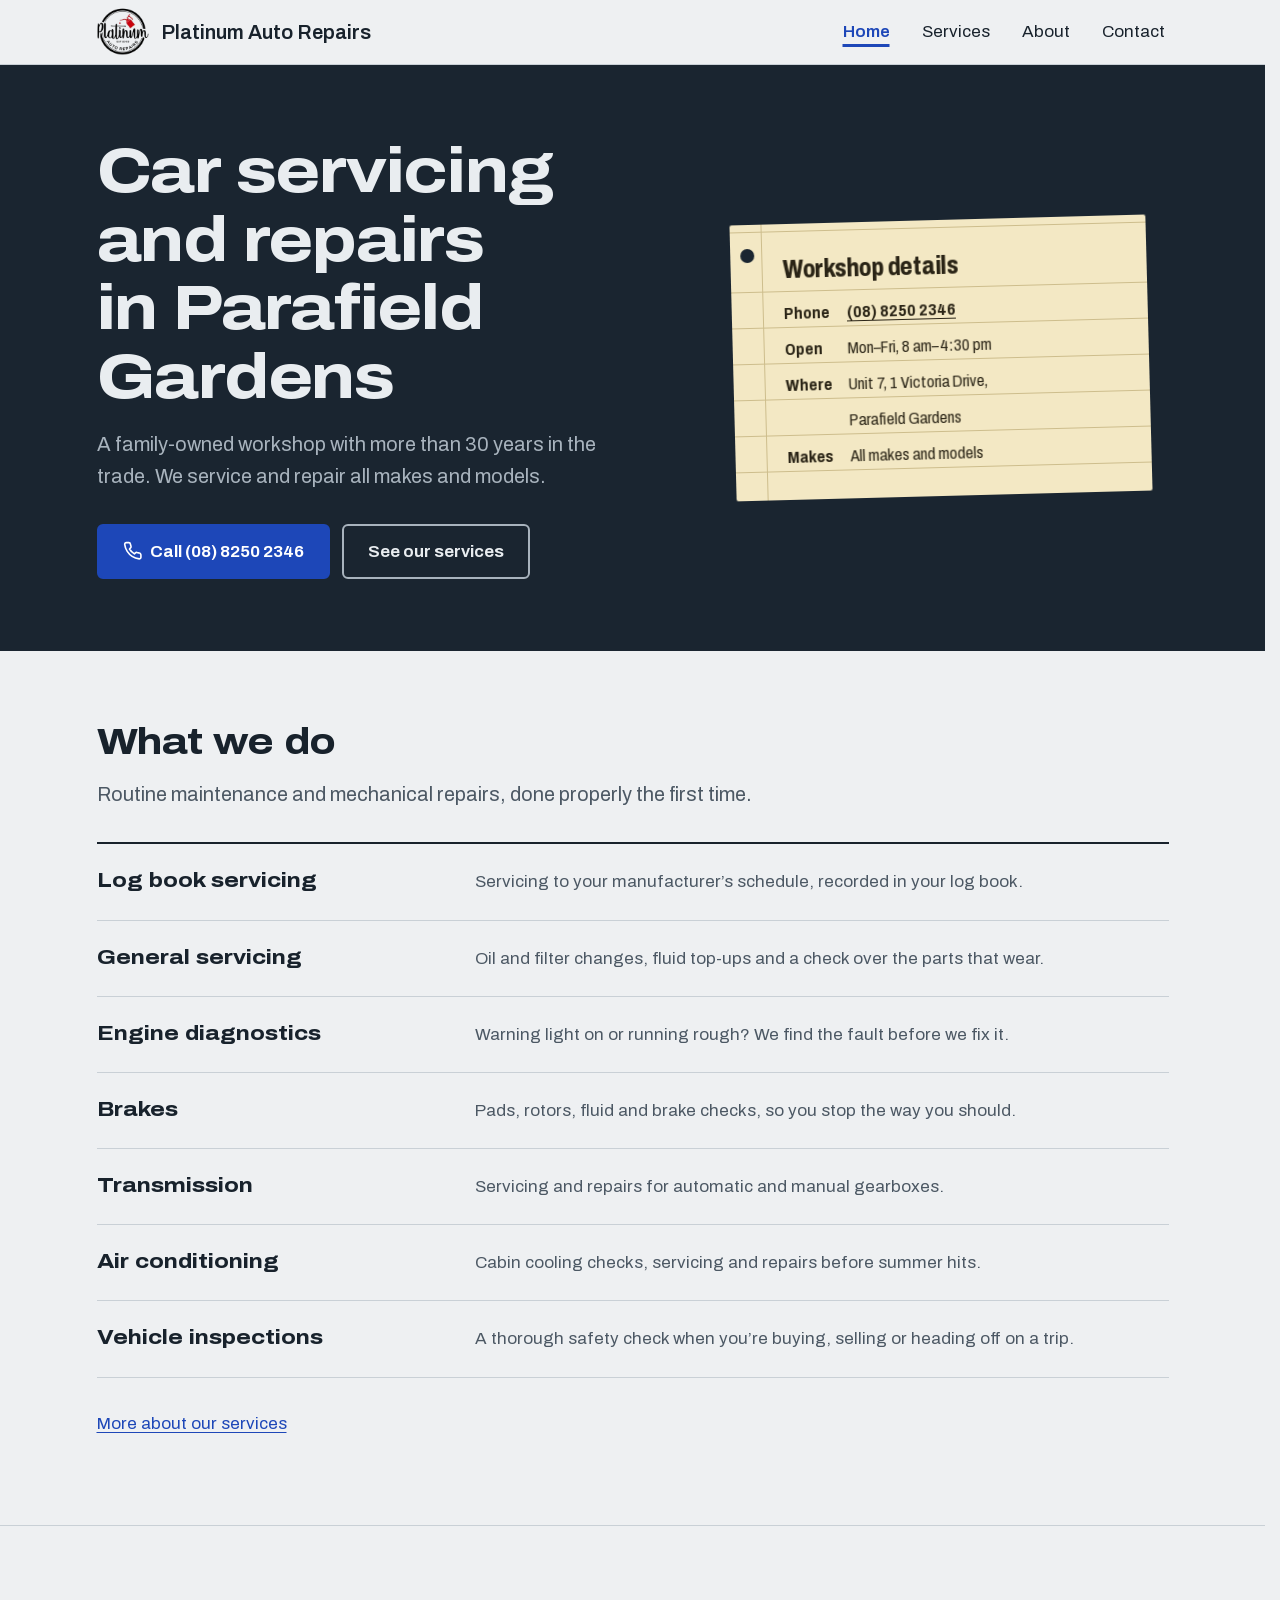
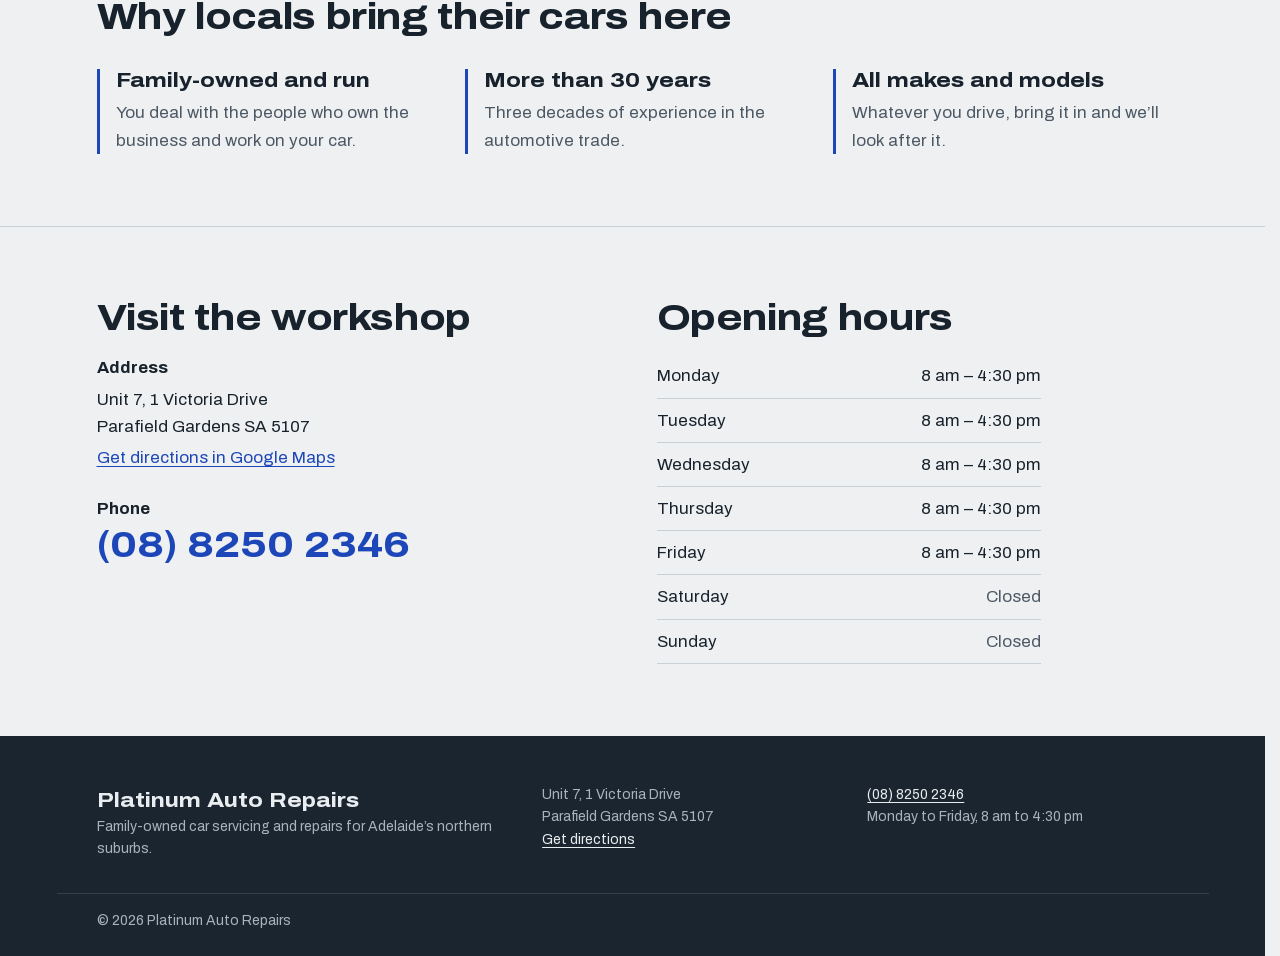
<file: index.html>
<!doctype html>
<html lang="en-AU">
<head>
  <meta charset="utf-8">
  <meta name="viewport" content="width=device-width, initial-scale=1">
  <title>Platinum Auto Repairs | Car servicing and repairs in Parafield Gardens</title>
  <meta name="description" content="Family-owned mechanic in Parafield Gardens, SA. Log book servicing, diagnostics, brakes, transmission, air conditioning and inspections for all makes and models.">
  <meta name="theme-color" content="#1a2530">
  <link rel="preload" href="assets/fonts/archivo.woff2" as="font" type="font/woff2" crossorigin>
  <link rel="icon" href="assets/images/favicon-32.png" type="image/png" sizes="32x32">
  <link rel="apple-touch-icon" href="assets/images/apple-touch-icon.png">
  <link rel="stylesheet" href="assets/css/theme.css">
  <link rel="stylesheet" href="assets/css/main.css">
  <link rel="stylesheet" href="assets/components/nav/nav.css">
  <script src="assets/components/nav/nav.js" defer></script>
</head>
<body>
  <header data-site-nav></header>

  <main id="main" tabindex="-1">
    <section class="band hero" aria-labelledby="hero-heading">
      <div class="wrap hero__grid">
        <div>
          <h1 id="hero-heading">Car servicing and repairs in Parafield Gardens</h1>
          <p class="lede">A family-owned workshop with more than 30 years in the trade. We service and repair all makes and models.</p>
          <div class="actions">
            <a class="button" href="tel:+61882502346"><svg viewBox="0 0 24 24" aria-hidden="true" fill="none" stroke="currentColor" stroke-width="2" stroke-linecap="round" stroke-linejoin="round"><path d="M22 16.9v3a2 2 0 0 1-2.2 2 19.8 19.8 0 0 1-8.6-3.1 19.5 19.5 0 0 1-6-6A19.8 19.8 0 0 1 2.1 4.2 2 2 0 0 1 4.1 2h3a2 2 0 0 1 2 1.7c.1.9.4 1.8.7 2.7a2 2 0 0 1-.5 2.1L8 9.8a16 16 0 0 0 6 6l1.3-1.3a2 2 0 0 1 2.1-.4c.9.3 1.8.6 2.7.7a2 2 0 0 1 1.7 2z"/></svg>Call (08) 8250 2346</a>
            <a class="button button--quiet" href="services.html">See our services</a>
          </div>
        </div>
        <aside class="job-card" aria-labelledby="job-card-heading">
          <h2 class="job-card__title" id="job-card-heading">Workshop details</h2>
          <dl>
            <dt>Phone</dt>
            <dd><a href="tel:+61882502346">(08) 8250 2346</a></dd>
            <dt>Open</dt>
            <dd>Mon&ndash;Fri, 8&nbsp;am&ndash;4:30&nbsp;pm</dd>
            <dt>Where</dt>
            <dd>Unit 7, 1 Victoria Drive,<br>Parafield Gardens</dd>
            <dt>Makes</dt>
            <dd>All makes and models</dd>
          </dl>
        </aside>
      </div>
    </section>

    <section class="section" aria-labelledby="services-heading">
      <div class="wrap">
        <div class="section-head">
          <h2 id="services-heading">What we do</h2>
          <p class="lede">Routine maintenance and mechanical repairs, done properly the first time.</p>
        </div>
        <ul class="service-list">
          <li><h3>Log book servicing</h3><p>Servicing to your manufacturer&rsquo;s schedule, recorded in your log book.</p></li>
          <li><h3>General servicing</h3><p>Oil and filter changes, fluid top-ups and a check over the parts that wear.</p></li>
          <li><h3>Engine diagnostics</h3><p>Warning light on or running rough? We find the fault before we fix it.</p></li>
          <li><h3>Brakes</h3><p>Pads, rotors, fluid and brake checks, so you stop the way you should.</p></li>
          <li><h3>Transmission</h3><p>Servicing and repairs for automatic and manual gearboxes.</p></li>
          <li><h3>Air conditioning</h3><p>Cabin cooling checks, servicing and repairs before summer hits.</p></li>
          <li><h3>Vehicle inspections</h3><p>A thorough safety check when you&rsquo;re buying, selling or heading off on a trip.</p></li>
        </ul>
        <p class="section-foot"><a href="services.html">More about our services</a></p>
      </div>
    </section>

    <section class="section" aria-labelledby="why-heading">
      <div class="wrap">
        <div class="section-head">
          <h2 id="why-heading">Why locals bring their cars here</h2>
        </div>
        <dl class="facts">
          <div>
            <dt>Family-owned and run</dt>
            <dd>You deal with the people who own the business and work on your car.</dd>
          </div>
          <div>
            <dt>More than 30 years</dt>
            <dd>Three decades of experience in the automotive trade.</dd>
          </div>
          <div>
            <dt>All makes and models</dt>
            <dd>Whatever you drive, bring it in and we&rsquo;ll look after it.</dd>
          </div>
        </dl>
      </div>
    </section>

    <section class="section" aria-labelledby="visit-heading">
      <div class="wrap visit">
        <div>
          <h2 id="visit-heading">Visit the workshop</h2>
          <dl class="details">
            <dt>Address</dt>
            <dd><address>Unit 7, 1 Victoria Drive<br>Parafield Gardens SA 5107</address></dd>
            <dd><a href="https://www.google.com/maps/search/?api=1&amp;query=Platinum+Auto+Repairs%2C+Victoria+Drive%2C+Parafield+Gardens+SA+5107">Get directions in Google Maps</a></dd>
            <dt>Phone</dt>
            <dd><a class="phone-big" href="tel:+61882502346">(08) 8250 2346</a></dd>
          </dl>
        </div>
        <div>
          <h2>Opening hours</h2>
          <table class="hours">
            <caption class="visually-hidden">Opening hours</caption>
            <tbody>
              <tr><th scope="row">Monday</th><td>8&nbsp;am &ndash; 4:30&nbsp;pm</td></tr>
              <tr><th scope="row">Tuesday</th><td>8&nbsp;am &ndash; 4:30&nbsp;pm</td></tr>
              <tr><th scope="row">Wednesday</th><td>8&nbsp;am &ndash; 4:30&nbsp;pm</td></tr>
              <tr><th scope="row">Thursday</th><td>8&nbsp;am &ndash; 4:30&nbsp;pm</td></tr>
              <tr><th scope="row">Friday</th><td>8&nbsp;am &ndash; 4:30&nbsp;pm</td></tr>
              <tr class="is-closed"><th scope="row">Saturday</th><td>Closed</td></tr>
              <tr class="is-closed"><th scope="row">Sunday</th><td>Closed</td></tr>
            </tbody>
          </table>
        </div>
      </div>
    </section>
  </main>

  <footer class="site-footer">
    <div class="wrap site-footer__grid">
      <div>
        <p class="site-footer__name">Platinum Auto Repairs</p>
        <p>Family-owned car servicing and repairs for Adelaide&rsquo;s northern suburbs.</p>
      </div>
      <address>
        Unit 7, 1 Victoria Drive<br>Parafield Gardens SA 5107<br>
        <a href="https://www.google.com/maps/search/?api=1&amp;query=Platinum+Auto+Repairs%2C+Victoria+Drive%2C+Parafield+Gardens+SA+5107">Get directions</a>
      </address>
      <div>
        <p><a href="tel:+61882502346">(08) 8250 2346</a></p>
        <p>Monday to Friday, 8&nbsp;am to 4:30&nbsp;pm</p>
      </div>
    </div>
    <div class="wrap site-footer__legal">
      <p>&copy; 2026 Platinum Auto Repairs</p>
    </div>
  </footer>
</body>
</html>
</file>
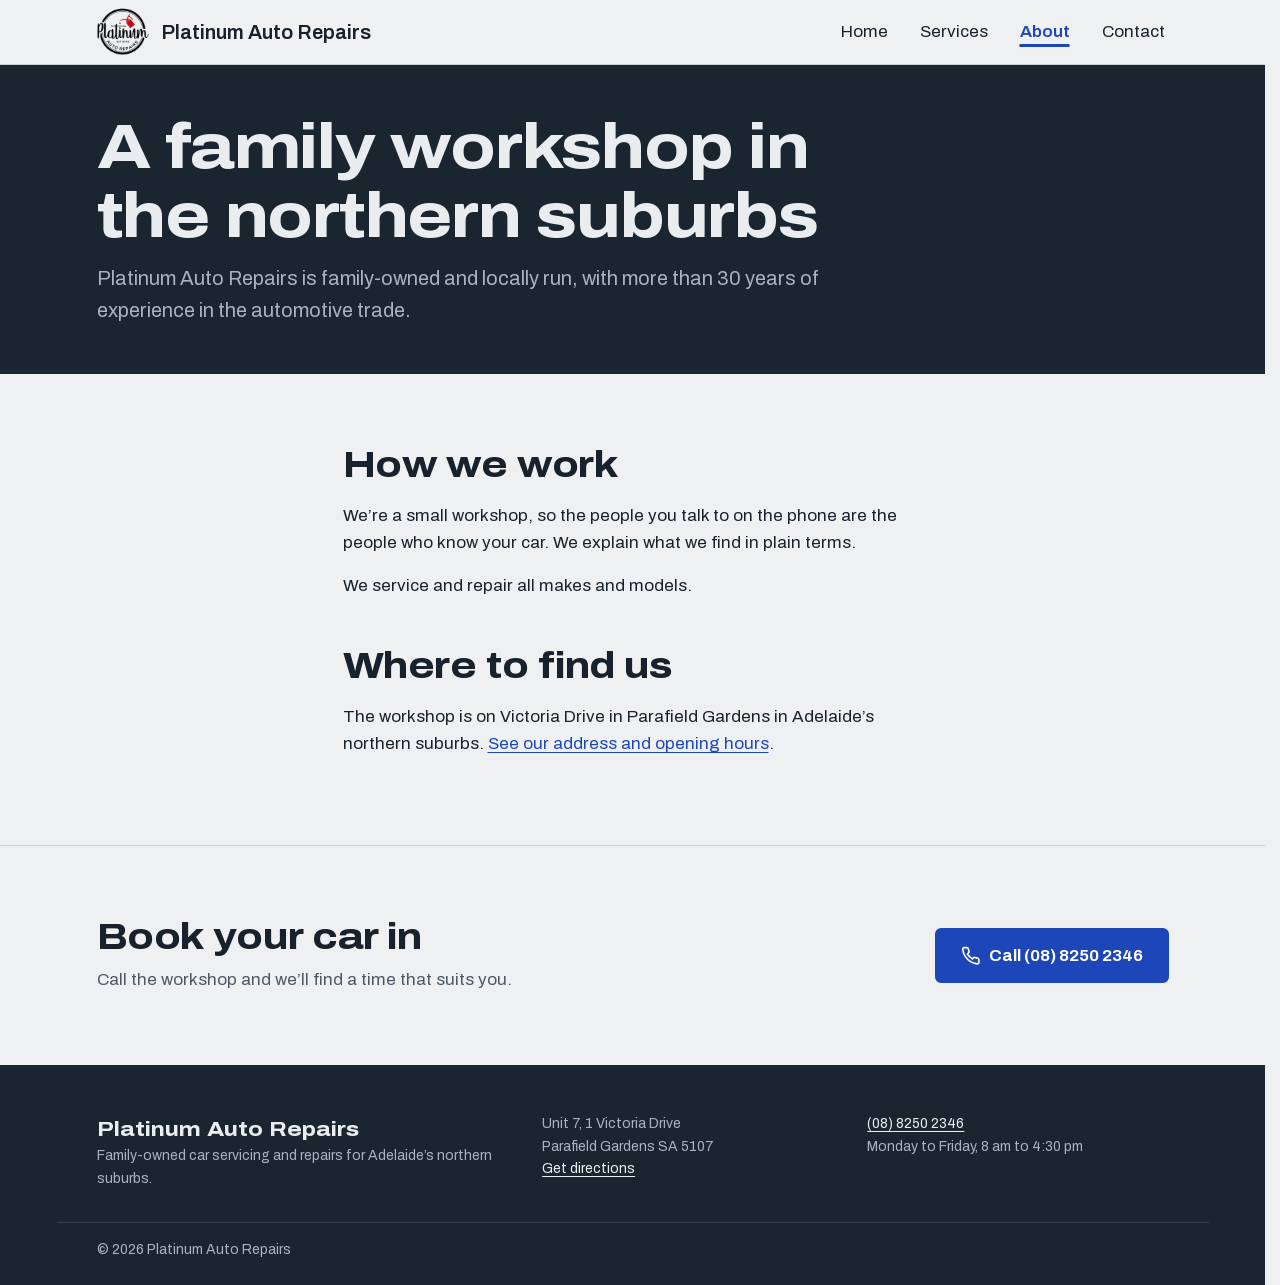
<file: about.html>
<!doctype html>
<html lang="en-AU">
<head>
  <meta charset="utf-8">
  <meta name="viewport" content="width=device-width, initial-scale=1">
  <title>About us | Platinum Auto Repairs, Parafield Gardens</title>
  <meta name="description" content="Platinum Auto Repairs is a family-owned mechanic in Parafield Gardens, SA, with more than 30 years in the automotive trade.">
  <meta name="theme-color" content="#1a2530">
  <link rel="preload" href="assets/fonts/archivo.woff2" as="font" type="font/woff2" crossorigin>
  <link rel="icon" href="assets/images/favicon-32.png" type="image/png" sizes="32x32">
  <link rel="apple-touch-icon" href="assets/images/apple-touch-icon.png">
  <link rel="stylesheet" href="assets/css/theme.css">
  <link rel="stylesheet" href="assets/css/main.css">
  <link rel="stylesheet" href="assets/components/nav/nav.css">
  <script src="assets/components/nav/nav.js" defer></script>
</head>
<body>
  <header data-site-nav></header>

  <main id="main" tabindex="-1">
    <section class="band page-head" aria-labelledby="page-heading">
      <div class="wrap">
        <h1 id="page-heading">A family workshop in the northern suburbs</h1>
        <p class="lede">Platinum Auto Repairs is family-owned and locally run, with more than 30 years of experience in the automotive trade.</p>
      </div>
    </section>

    <section class="section">
      <div class="wrap prose">
        <h2>How we work</h2>
        <p>We&rsquo;re a small workshop, so the people you talk to on the phone are the people who know your car. We explain what we find in plain terms.</p>
        <p>We service and repair all makes and models.</p>

        <h2>Where to find us</h2>
        <p>The workshop is on Victoria Drive in Parafield Gardens in Adelaide&rsquo;s northern suburbs. <a href="contact.html">See our address and opening hours</a>.</p>
      </div>
    </section>

    <section class="section" aria-labelledby="book-heading">
      <div class="wrap call-strip">
        <div>
          <h2 id="book-heading">Book your car in</h2>
          <p>Call the workshop and we&rsquo;ll find a time that suits you.</p>
        </div>
        <div class="actions">
          <a class="button" href="tel:+61882502346"><svg viewBox="0 0 24 24" aria-hidden="true" fill="none" stroke="currentColor" stroke-width="2" stroke-linecap="round" stroke-linejoin="round"><path d="M22 16.9v3a2 2 0 0 1-2.2 2 19.8 19.8 0 0 1-8.6-3.1 19.5 19.5 0 0 1-6-6A19.8 19.8 0 0 1 2.1 4.2 2 2 0 0 1 4.1 2h3a2 2 0 0 1 2 1.7c.1.9.4 1.8.7 2.7a2 2 0 0 1-.5 2.1L8 9.8a16 16 0 0 0 6 6l1.3-1.3a2 2 0 0 1 2.1-.4c.9.3 1.8.6 2.7.7a2 2 0 0 1 1.7 2z"/></svg>Call (08) 8250 2346</a>
        </div>
      </div>
    </section>
  </main>

  <footer class="site-footer">
    <div class="wrap site-footer__grid">
      <div>
        <p class="site-footer__name">Platinum Auto Repairs</p>
        <p>Family-owned car servicing and repairs for Adelaide&rsquo;s northern suburbs.</p>
      </div>
      <address>
        Unit 7, 1 Victoria Drive<br>Parafield Gardens SA 5107<br>
        <a href="https://www.google.com/maps/search/?api=1&amp;query=Platinum+Auto+Repairs%2C+Victoria+Drive%2C+Parafield+Gardens+SA+5107">Get directions</a>
      </address>
      <div>
        <p><a href="tel:+61882502346">(08) 8250 2346</a></p>
        <p>Monday to Friday, 8&nbsp;am to 4:30&nbsp;pm</p>
      </div>
    </div>
    <div class="wrap site-footer__legal">
      <p>&copy; 2026 Platinum Auto Repairs</p>
    </div>
  </footer>
</body>
</html>
</file>
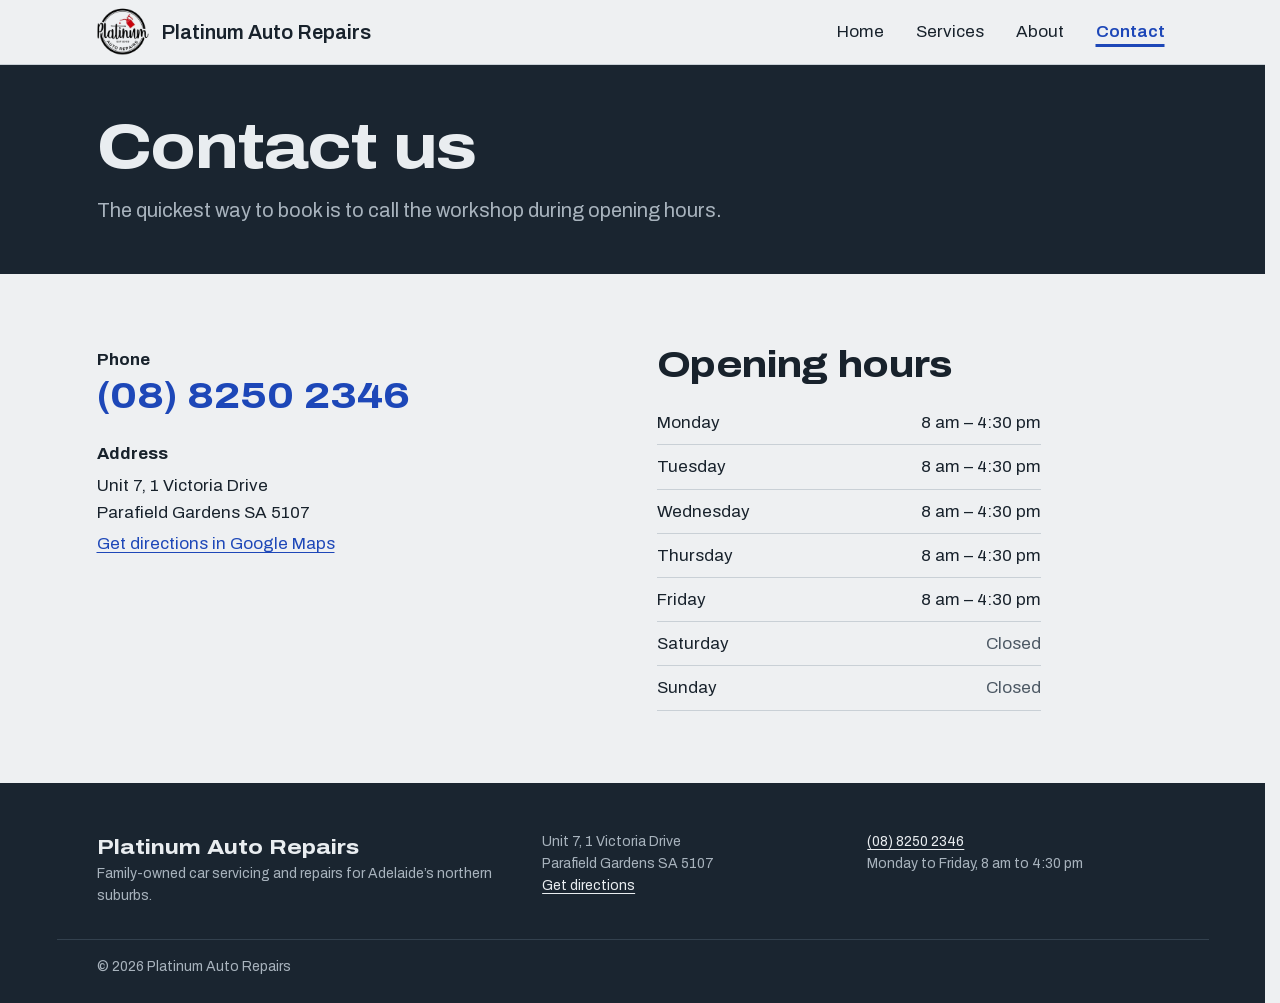
<file: contact.html>
<!doctype html>
<html lang="en-AU">
<head>
  <meta charset="utf-8">
  <meta name="viewport" content="width=device-width, initial-scale=1">
  <title>Contact us | Platinum Auto Repairs, Parafield Gardens</title>
  <meta name="description" content="Call Platinum Auto Repairs on (08) 8250 2346 or visit us at Unit 7, 1 Victoria Drive, Parafield Gardens SA 5107. Open Monday to Friday, 8 am to 4:30 pm.">
  <meta name="theme-color" content="#1a2530">
  <link rel="preload" href="assets/fonts/archivo.woff2" as="font" type="font/woff2" crossorigin>
  <link rel="icon" href="assets/images/favicon-32.png" type="image/png" sizes="32x32">
  <link rel="apple-touch-icon" href="assets/images/apple-touch-icon.png">
  <link rel="stylesheet" href="assets/css/theme.css">
  <link rel="stylesheet" href="assets/css/main.css">
  <link rel="stylesheet" href="assets/components/nav/nav.css">
  <script src="assets/components/nav/nav.js" defer></script>
</head>
<body>
  <header data-site-nav></header>

  <main id="main" tabindex="-1">
    <section class="band page-head" aria-labelledby="page-heading">
      <div class="wrap">
        <h1 id="page-heading">Contact us</h1>
        <p class="lede">The quickest way to book is to call the workshop during opening hours.</p>
      </div>
    </section>

    <section class="section">
      <div class="wrap visit">
        <div>
          <dl class="details">
            <dt>Phone</dt>
            <dd><a class="phone-big" href="tel:+61882502346">(08) 8250 2346</a></dd>
            <dt>Address</dt>
            <dd><address>Unit 7, 1 Victoria Drive<br>Parafield Gardens SA 5107</address></dd>
            <dd><a href="https://www.google.com/maps/search/?api=1&amp;query=Platinum+Auto+Repairs%2C+Victoria+Drive%2C+Parafield+Gardens+SA+5107">Get directions in Google Maps</a></dd>
          </dl>
        </div>
        <div>
          <h2>Opening hours</h2>
          <table class="hours">
            <caption class="visually-hidden">Opening hours</caption>
            <tbody>
              <tr><th scope="row">Monday</th><td>8&nbsp;am &ndash; 4:30&nbsp;pm</td></tr>
              <tr><th scope="row">Tuesday</th><td>8&nbsp;am &ndash; 4:30&nbsp;pm</td></tr>
              <tr><th scope="row">Wednesday</th><td>8&nbsp;am &ndash; 4:30&nbsp;pm</td></tr>
              <tr><th scope="row">Thursday</th><td>8&nbsp;am &ndash; 4:30&nbsp;pm</td></tr>
              <tr><th scope="row">Friday</th><td>8&nbsp;am &ndash; 4:30&nbsp;pm</td></tr>
              <tr class="is-closed"><th scope="row">Saturday</th><td>Closed</td></tr>
              <tr class="is-closed"><th scope="row">Sunday</th><td>Closed</td></tr>
            </tbody>
          </table>
        </div>
      </div>
    </section>
  </main>

  <footer class="site-footer">
    <div class="wrap site-footer__grid">
      <div>
        <p class="site-footer__name">Platinum Auto Repairs</p>
        <p>Family-owned car servicing and repairs for Adelaide&rsquo;s northern suburbs.</p>
      </div>
      <address>
        Unit 7, 1 Victoria Drive<br>Parafield Gardens SA 5107<br>
        <a href="https://www.google.com/maps/search/?api=1&amp;query=Platinum+Auto+Repairs%2C+Victoria+Drive%2C+Parafield+Gardens+SA+5107">Get directions</a>
      </address>
      <div>
        <p><a href="tel:+61882502346">(08) 8250 2346</a></p>
        <p>Monday to Friday, 8&nbsp;am to 4:30&nbsp;pm</p>
      </div>
    </div>
    <div class="wrap site-footer__legal">
      <p>&copy; 2026 Platinum Auto Repairs</p>
    </div>
  </footer>
</body>
</html>
</file>
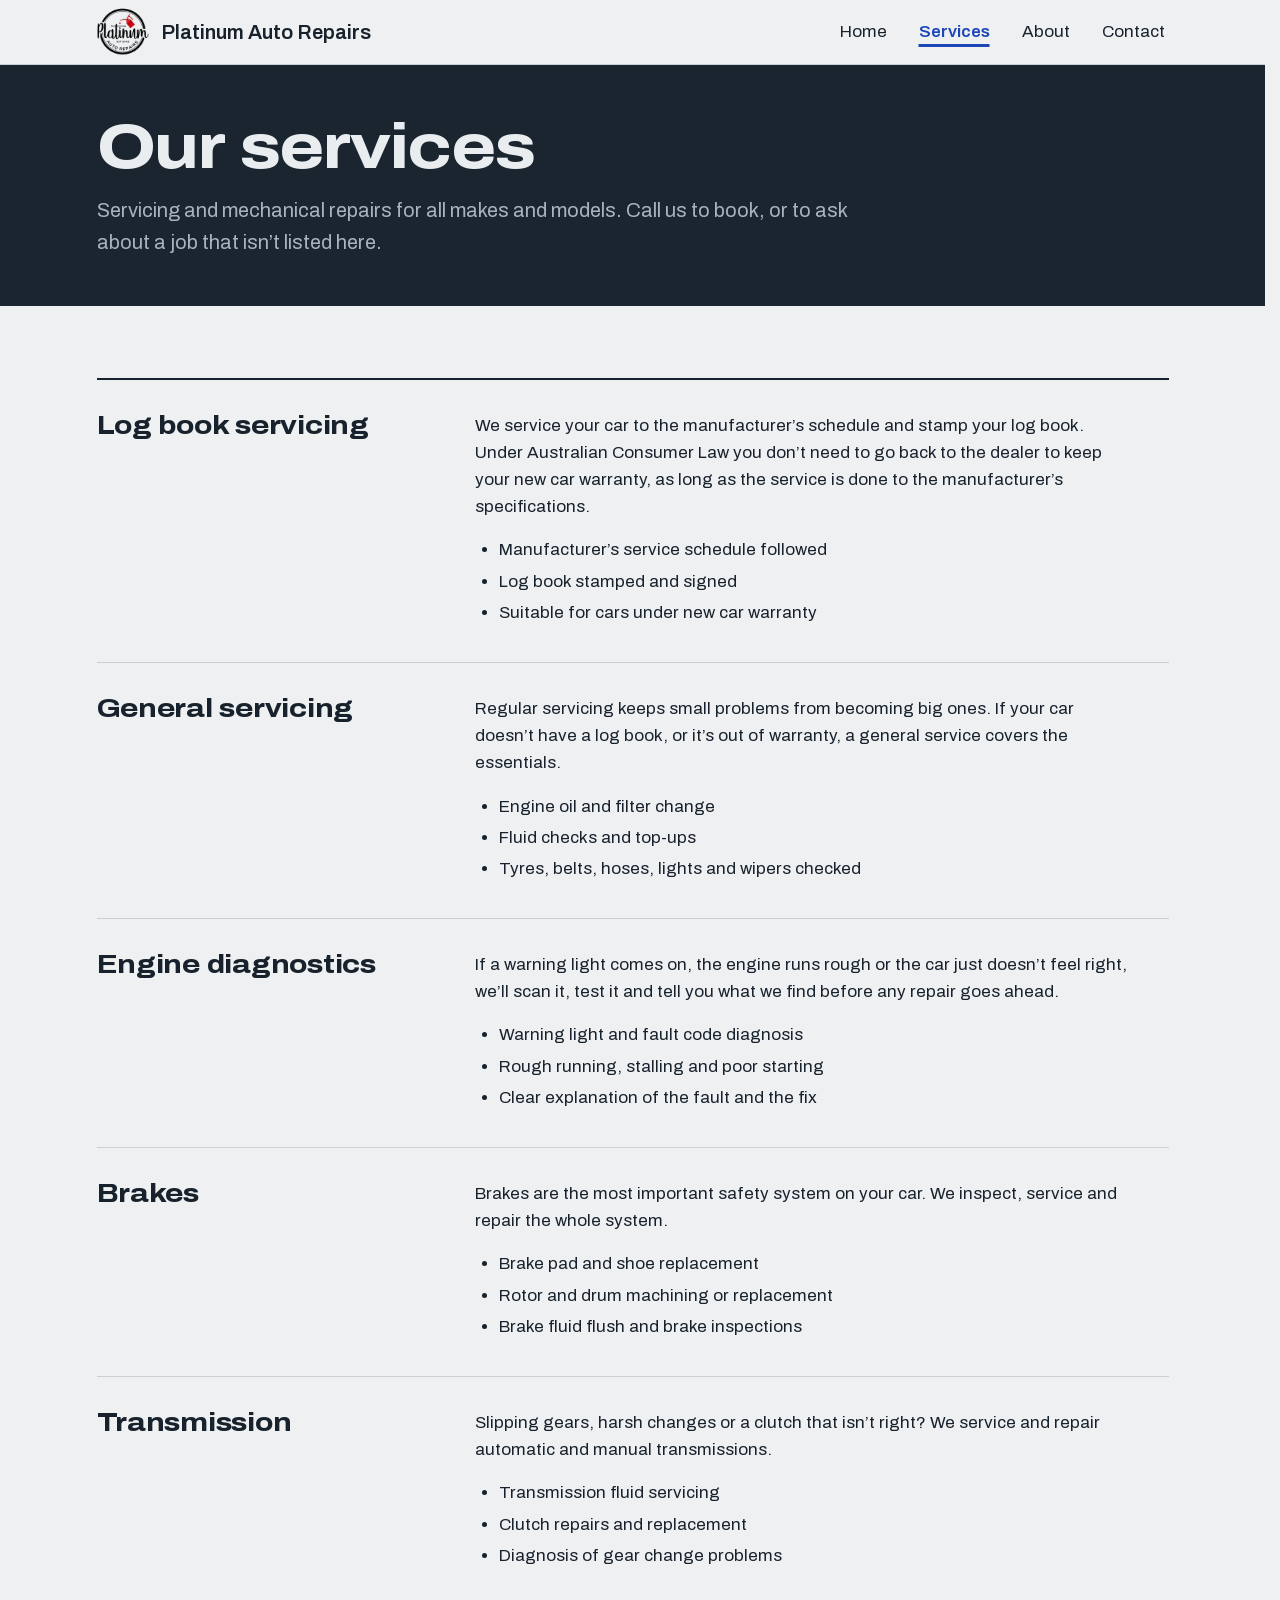
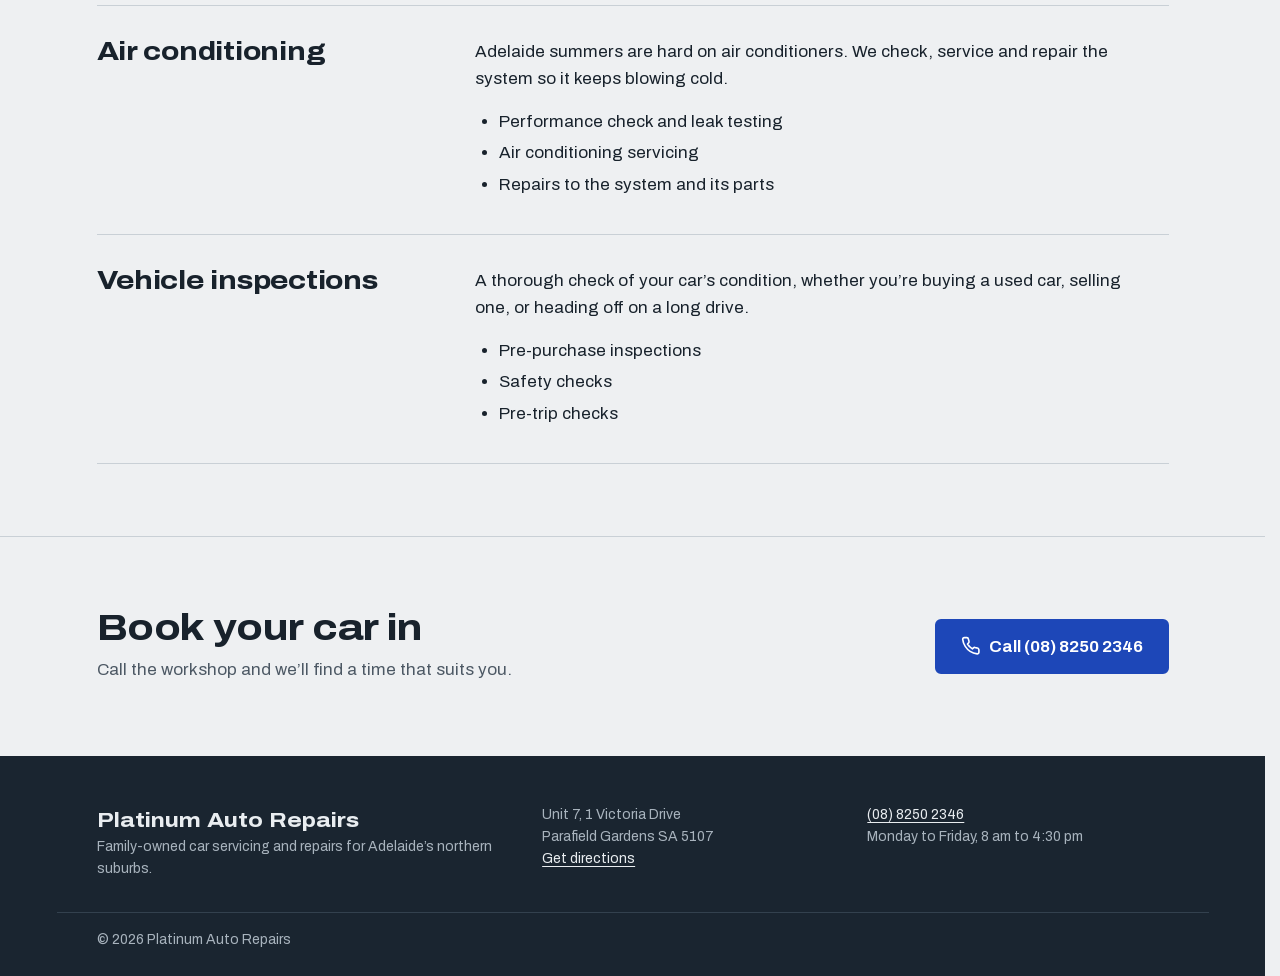
<file: services.html>
<!doctype html>
<html lang="en-AU">
<head>
  <meta charset="utf-8">
  <meta name="viewport" content="width=device-width, initial-scale=1">
  <title>Services | Platinum Auto Repairs, Parafield Gardens</title>
  <meta name="description" content="Log book servicing, general servicing, engine diagnostics, brakes, transmission, air conditioning and vehicle inspections in Parafield Gardens, SA.">
  <meta name="theme-color" content="#1a2530">
  <link rel="preload" href="assets/fonts/archivo.woff2" as="font" type="font/woff2" crossorigin>
  <link rel="icon" href="assets/images/favicon-32.png" type="image/png" sizes="32x32">
  <link rel="apple-touch-icon" href="assets/images/apple-touch-icon.png">
  <link rel="stylesheet" href="assets/css/theme.css">
  <link rel="stylesheet" href="assets/css/main.css">
  <link rel="stylesheet" href="assets/components/nav/nav.css">
  <script src="assets/components/nav/nav.js" defer></script>
</head>
<body>
  <header data-site-nav></header>

  <main id="main" tabindex="-1">
    <section class="band page-head" aria-labelledby="page-heading">
      <div class="wrap">
        <h1 id="page-heading">Our services</h1>
        <p class="lede">Servicing and mechanical repairs for all makes and models. Call us to book, or to ask about a job that isn&rsquo;t listed here.</p>
      </div>
    </section>

    <section class="section">
      <div class="wrap">
        <article class="service-detail" id="log-book-servicing">
          <h2>Log book servicing</h2>
          <div>
            <p>We service your car to the manufacturer&rsquo;s schedule and stamp your log book. Under Australian Consumer Law you don&rsquo;t need to go back to the dealer to keep your new car warranty, as long as the service is done to the manufacturer&rsquo;s specifications.</p>
            <ul>
              <li>Manufacturer&rsquo;s service schedule followed</li>
              <li>Log book stamped and signed</li>
              <li>Suitable for cars under new car warranty</li>
            </ul>
          </div>
        </article>
        <article class="service-detail" id="general-servicing">
          <h2>General servicing</h2>
          <div>
            <p>Regular servicing keeps small problems from becoming big ones. If your car doesn&rsquo;t have a log book, or it&rsquo;s out of warranty, a general service covers the essentials.</p>
            <ul>
              <li>Engine oil and filter change</li>
              <li>Fluid checks and top-ups</li>
              <li>Tyres, belts, hoses, lights and wipers checked</li>
            </ul>
          </div>
        </article>
        <article class="service-detail" id="engine-diagnostics">
          <h2>Engine diagnostics</h2>
          <div>
            <p>If a warning light comes on, the engine runs rough or the car just doesn&rsquo;t feel right, we&rsquo;ll scan it, test it and tell you what we find before any repair goes ahead.</p>
            <ul>
              <li>Warning light and fault code diagnosis</li>
              <li>Rough running, stalling and poor starting</li>
              <li>Clear explanation of the fault and the fix</li>
            </ul>
          </div>
        </article>
        <article class="service-detail" id="brakes">
          <h2>Brakes</h2>
          <div>
            <p>Brakes are the most important safety system on your car. We inspect, service and repair the whole system.</p>
            <ul>
              <li>Brake pad and shoe replacement</li>
              <li>Rotor and drum machining or replacement</li>
              <li>Brake fluid flush and brake inspections</li>
            </ul>
          </div>
        </article>
        <article class="service-detail" id="transmission">
          <h2>Transmission</h2>
          <div>
            <p>Slipping gears, harsh changes or a clutch that isn&rsquo;t right? We service and repair automatic and manual transmissions.</p>
            <ul>
              <li>Transmission fluid servicing</li>
              <li>Clutch repairs and replacement</li>
              <li>Diagnosis of gear change problems</li>
            </ul>
          </div>
        </article>
        <article class="service-detail" id="air-conditioning">
          <h2>Air conditioning</h2>
          <div>
            <p>Adelaide summers are hard on air conditioners. We check, service and repair the system so it keeps blowing cold.</p>
            <ul>
              <li>Performance check and leak testing</li>
              <li>Air conditioning servicing</li>
              <li>Repairs to the system and its parts</li>
            </ul>
          </div>
        </article>
        <article class="service-detail" id="vehicle-inspections">
          <h2>Vehicle inspections</h2>
          <div>
            <p>A thorough check of your car&rsquo;s condition, whether you&rsquo;re buying a used car, selling one, or heading off on a long drive.</p>
            <ul>
              <li>Pre-purchase inspections</li>
              <li>Safety checks</li>
              <li>Pre-trip checks</li>
            </ul>
          </div>
        </article>
      </div>
    </section>

    <section class="section" aria-labelledby="book-heading">
      <div class="wrap call-strip">
        <div>
          <h2 id="book-heading">Book your car in</h2>
          <p>Call the workshop and we&rsquo;ll find a time that suits you.</p>
        </div>
        <div class="actions">
          <a class="button" href="tel:+61882502346"><svg viewBox="0 0 24 24" aria-hidden="true" fill="none" stroke="currentColor" stroke-width="2" stroke-linecap="round" stroke-linejoin="round"><path d="M22 16.9v3a2 2 0 0 1-2.2 2 19.8 19.8 0 0 1-8.6-3.1 19.5 19.5 0 0 1-6-6A19.8 19.8 0 0 1 2.1 4.2 2 2 0 0 1 4.1 2h3a2 2 0 0 1 2 1.7c.1.9.4 1.8.7 2.7a2 2 0 0 1-.5 2.1L8 9.8a16 16 0 0 0 6 6l1.3-1.3a2 2 0 0 1 2.1-.4c.9.3 1.8.6 2.7.7a2 2 0 0 1 1.7 2z"/></svg>Call (08) 8250 2346</a>
        </div>
      </div>
    </section>
  </main>

  <footer class="site-footer">
    <div class="wrap site-footer__grid">
      <div>
        <p class="site-footer__name">Platinum Auto Repairs</p>
        <p>Family-owned car servicing and repairs for Adelaide&rsquo;s northern suburbs.</p>
      </div>
      <address>
        Unit 7, 1 Victoria Drive<br>Parafield Gardens SA 5107<br>
        <a href="https://www.google.com/maps/search/?api=1&amp;query=Platinum+Auto+Repairs%2C+Victoria+Drive%2C+Parafield+Gardens+SA+5107">Get directions</a>
      </address>
      <div>
        <p><a href="tel:+61882502346">(08) 8250 2346</a></p>
        <p>Monday to Friday, 8&nbsp;am to 4:30&nbsp;pm</p>
      </div>
    </div>
    <div class="wrap site-footer__legal">
      <p>&copy; 2026 Platinum Auto Repairs</p>
    </div>
  </footer>
</body>
</html>
</file>
<file: assets/css/theme.css>
/*
  Theme: Platinum Auto Repairs colours, fonts and spacing.

  This is the ONLY file where colours and fonts are set. Every other
  stylesheet (including the nav component) reads these custom properties.

  Palette: cool platinum greys and a graphite ink, a cobalt accent for links
  and buttons, and a manila "job card" colour borrowed from the paper dockets
  used in the workshop.
*/

/*
  Archivo: one family, used at different widths (expanded for headings,
  normal for reading, condensed for the job card).
  Self-hosted so the page does not wait on another server. The file is
  trimmed to widths 75-125%, weights 400-800 and the Latin characters the
  site uses. Each page preloads it in <head>. Licence: assets/fonts/OFL.txt
*/
@font-face {
  font-family: "Archivo";
  src: url("../fonts/archivo.woff2") format("woff2");
  font-weight: 400 800;
  font-stretch: 75% 125%;
  font-style: normal;
  font-display: swap;
}

:root {
  /* Colour */
  --colour-paper: #eef0f2;          /* page background (platinum grey) */
  --colour-surface: #ffffff;        /* raised surfaces, mobile menu panel */
  --colour-ink: #18222c;            /* body text (graphite) */
  --colour-ink-muted: #4c5864;      /* secondary text */
  --colour-line: #c9d0d6;           /* borders and dividers */
  --colour-accent: #1d47b8;         /* links, current page, focus ring (cobalt) */
  --colour-accent-strong: #12318a;  /* hover and pressed states */
  --colour-on-accent: #ffffff;      /* text on accent backgrounds */

  --colour-band: #1a2530;           /* dark graphite bands (hero, footer) */
  --colour-on-band: #e9edf0;        /* text on dark bands */
  --colour-on-band-muted: #a8b3bd;  /* secondary text on dark bands */
  --colour-band-line: #33414e;      /* dividers on dark bands */
  --colour-band-accent: #9db6ff;    /* links and focus ring on dark bands */

  --colour-docket: #f3e8c4;         /* job card paper */
  --colour-docket-line: #cdbd8c;    /* job card ruled lines */
  --colour-docket-ink: #2a2416;     /* job card text */

  /* Fonts */
  --font-body: "Archivo", system-ui, -apple-system, "Segoe UI", Roboto, "Helvetica Neue", Arial, sans-serif;
  --font-display: "Archivo", system-ui, -apple-system, "Segoe UI", Roboto, "Helvetica Neue", Arial, sans-serif;
  --display-stretch: 118%;          /* expanded width for headings */
  --display-weight: 750;
  --condensed-stretch: 78%;         /* condensed width for the job card */

  /* Type scale (roughly a 1.25 ratio) */
  --text-sm: 0.875rem;
  --text-base: 1.0625rem;
  --text-lg: 1.25rem;
  --text-xl: 1.6rem;
  --text-2xl: clamp(1.75rem, 3.5vw, 2.25rem);
  --text-3xl: clamp(2.2rem, 6vw, 3.9rem);
  --leading-body: 1.6;
  --leading-tight: 1.1;
  --measure: 66ch;                  /* comfortable line length */

  /* Spacing */
  --space-1: 0.25rem;
  --space-2: 0.5rem;
  --space-3: 0.75rem;
  --space-4: 1rem;
  --space-5: 1.5rem;
  --space-6: 2rem;
  --space-7: 3rem;
  --space-8: 4.5rem;
  --space-9: 6.5rem;

  /* Layout */
  --page-max-width: 72rem;
  --page-gutter: clamp(1rem, 4vw, 2.5rem);
  --radius: 0.375rem;

  /* Navigation */
  --nav-bar-height: 4rem;           /* fixed height of the top bar */
  --nav-logo-size: 3.25rem;         /* logo beside the site name in the bar */
  --nav-link-gap: var(--space-5);
  --focus-ring: 3px solid var(--colour-accent);
  --focus-offset: 3px;

  /* Stacking order: the header must sit above everything else on the page */
  --z-nav: 1000;

  /* Motion */
  --duration-fast: 160ms;
  --easing: cubic-bezier(0.2, 0, 0, 1);

  /*
    Breakpoint (for reference only: custom properties cannot be used inside
    media queries). The mobile menu applies under 768 px; 768 px and wider is
    the desktop menu. nav.css and nav.js both use this value.
  */
}
</file>
<file: assets/css/main.css>
/*
  Base page styles. Colours, fonts and spacing come from theme.css.
*/

*,
*::before,
*::after {
  box-sizing: border-box;
}

html {
  -webkit-text-size-adjust: 100%;
  text-size-adjust: 100%;
  scrollbar-gutter: stable;
}

body {
  margin: 0;
  min-height: 100vh;
  display: flex;
  flex-direction: column;
  background: var(--colour-paper);
  color: var(--colour-ink);
  font-family: var(--font-body);
  font-size: var(--text-base);
  line-height: var(--leading-body);
}

img {
  max-width: 100%;
  height: auto;
  display: block;
}

h1,
h2,
h3 {
  font-family: var(--font-display);
  font-stretch: var(--display-stretch);
  font-weight: var(--display-weight);
  line-height: var(--leading-tight);
  margin: 0 0 var(--space-4);
  text-wrap: balance;
}

h1 {
  font-size: var(--text-3xl);
  letter-spacing: -0.02em;
}

h2 {
  font-size: var(--text-2xl);
  letter-spacing: -0.01em;
}

h3 {
  font-size: var(--text-lg);
}

p {
  margin: 0 0 var(--space-4);
  max-width: var(--measure);
}

a {
  color: var(--colour-accent);
  text-underline-offset: 0.18em;
}

a:hover {
  color: var(--colour-accent-strong);
}

:focus-visible {
  outline: var(--focus-ring);
  outline-offset: var(--focus-offset);
}

/* ------------------------------------------------------------------
   Layout
   ------------------------------------------------------------------ */

main {
  flex: 1;
  width: 100%;
}

main:focus {
  outline: none;
}

.wrap {
  width: 100%;
  max-width: var(--page-max-width);
  margin: 0 auto;
  padding-left: var(--page-gutter);
  padding-right: var(--page-gutter);
}

.section {
  padding-top: var(--space-8);
  padding-bottom: var(--space-8);
}

.section + .section {
  border-top: 1px solid var(--colour-line);
}

.lede {
  font-size: var(--text-lg);
  color: var(--colour-ink-muted);
}

/* Dark graphite band, used for the hero */
.band {
  background: var(--colour-band);
  color: var(--colour-on-band);
}

.band .lede {
  color: var(--colour-on-band-muted);
}

.band a:not(.button) {
  color: var(--colour-band-accent);
}

.band :focus-visible {
  outline-color: var(--colour-band-accent);
}

/* ------------------------------------------------------------------
   Buttons
   ------------------------------------------------------------------ */

.actions {
  display: flex;
  flex-wrap: wrap;
  gap: var(--space-3);
  margin-top: var(--space-6);
}

.button {
  display: inline-flex;
  align-items: center;
  gap: var(--space-2);
  min-height: 3rem;
  padding: var(--space-3) var(--space-5);
  border: 2px solid var(--colour-accent);
  border-radius: var(--radius);
  background: var(--colour-accent);
  color: var(--colour-on-accent);
  font-weight: 650;
  text-decoration: none;
  transition: background-color var(--duration-fast) var(--easing),
    border-color var(--duration-fast) var(--easing);
}

.button:hover {
  background: var(--colour-accent-strong);
  border-color: var(--colour-accent-strong);
  color: var(--colour-on-accent);
}

.button--quiet {
  background: transparent;
  color: var(--colour-accent);
}

.button--quiet:hover {
  background: var(--colour-surface);
  color: var(--colour-accent-strong);
}

.band .button--quiet {
  border-color: var(--colour-on-band-muted);
  color: var(--colour-on-band);
}

.band .button--quiet:hover {
  border-color: var(--colour-on-band);
  background: transparent;
  color: var(--colour-on-band);
}

.button svg {
  width: 1.15em;
  height: 1.15em;
  flex: none;
}

/* ------------------------------------------------------------------
   Hero (home page)
   ------------------------------------------------------------------ */

.hero {
  padding-top: var(--space-8);
  padding-bottom: var(--space-8);
}

.hero__grid {
  display: grid;
  gap: var(--space-7);
  align-items: center;
}

.hero h1 {
  max-width: 14ch;
}

.hero .lede {
  max-width: 44ch;
}

@media (min-width: 900px) {
  .hero__grid {
    grid-template-columns: minmax(0, 1.35fr) minmax(0, 1fr);
  }
}

/* Smaller banner used at the top of inner pages */
.page-head {
  padding-top: var(--space-7);
  padding-bottom: var(--space-7);
}

.page-head h1 {
  max-width: 18ch;
  margin-bottom: var(--space-3);
}

.page-head .lede {
  margin-bottom: 0;
}

/* ------------------------------------------------------------------
   Job card: the workshop docket that holds the shop's essentials
   ------------------------------------------------------------------ */

.job-card {
  position: relative;
  max-width: 26rem;
  padding: var(--space-6) var(--space-5) var(--space-5) calc(var(--space-5) + 1.75rem);
  background-color: var(--colour-docket);
  background-image: repeating-linear-gradient(
    to bottom,
    transparent 0,
    transparent calc(2.25rem - 1px),
    var(--colour-docket-line) calc(2.25rem - 1px),
    var(--colour-docket-line) 2.25rem
  );
  background-position: 0 var(--space-6);
  color: var(--colour-docket-ink);
  font-stretch: var(--condensed-stretch);
  transform: rotate(-1.5deg);
  border-radius: 2px;
}

/* Punched hole and the margin line down the left edge */
.job-card::before {
  content: "";
  position: absolute;
  top: var(--space-5);
  left: 0.6rem;
  width: 0.9rem;
  height: 0.9rem;
  border-radius: 50%;
  background: var(--colour-band);
}

.job-card::after {
  content: "";
  position: absolute;
  top: 0;
  bottom: 0;
  left: 1.95rem;
  border-left: 1px solid var(--colour-docket-line);
}

.job-card__title {
  font-size: var(--text-xl);
  font-stretch: var(--condensed-stretch);
  font-weight: 750;
  margin: 0 0 var(--space-3);
}

.job-card dl {
  margin: 0;
  display: grid;
  grid-template-columns: auto 1fr;
  column-gap: var(--space-4);
  line-height: 2.25rem;
}

.job-card dt {
  font-weight: 700;
}

.job-card dd {
  margin: 0;
}

.band .job-card a {
  color: inherit;
  font-weight: 700;
}

.band .job-card a:hover {
  color: var(--colour-accent-strong);
}

.job-card :focus-visible {
  outline-color: var(--colour-accent);
}

@media (prefers-reduced-motion: no-preference) {
  .job-card {
    animation: job-card-in 520ms var(--easing) 120ms both;
  }

  @keyframes job-card-in {
    from {
      opacity: 0;
      transform: translateY(1.5rem) rotate(2deg);
    }
    to {
      opacity: 1;
      transform: rotate(-1.5deg);
    }
  }
}

/* ------------------------------------------------------------------
   Service list (home and services pages)
   ------------------------------------------------------------------ */

.section-head {
  max-width: var(--measure);
  margin-bottom: var(--space-6);
}

.service-list {
  list-style: none;
  margin: 0;
  padding: 0;
  display: grid;
  border-top: 2px solid var(--colour-ink);
}

.service-list li {
  display: grid;
  gap: var(--space-1) var(--space-6);
  padding: var(--space-5) 0;
  border-bottom: 1px solid var(--colour-line);
}

.service-list h3 {
  margin: 0;
}

.service-list p {
  margin: 0;
  color: var(--colour-ink-muted);
}

@media (min-width: 768px) {
  .service-list li {
    grid-template-columns: minmax(12rem, 1fr) 2fr;
    align-items: baseline;
  }
}

.section-foot {
  margin-top: var(--space-6);
}

/* Longer service descriptions on the services page */
.service-detail {
  display: grid;
  gap: var(--space-2) var(--space-6);
  padding: var(--space-6) 0;
  border-bottom: 1px solid var(--colour-line);
}

.service-detail:first-of-type {
  border-top: 2px solid var(--colour-ink);
}

.service-detail h2 {
  font-size: var(--text-xl);
  margin: 0;
}

.service-detail ul {
  margin: var(--space-2) 0 0;
  padding-left: var(--space-5);
  max-width: var(--measure);
}

.service-detail li {
  margin-bottom: var(--space-1);
}

@media (min-width: 768px) {
  .service-detail {
    grid-template-columns: minmax(12rem, 1fr) 2fr;
  }
}

/* ------------------------------------------------------------------
   Facts (why choose us)
   ------------------------------------------------------------------ */

.facts {
  display: grid;
  gap: var(--space-6);
  margin: 0;
}

.facts div {
  border-left: 3px solid var(--colour-accent);
  padding-left: var(--space-4);
}

.facts dt {
  font-family: var(--font-display);
  font-stretch: var(--display-stretch);
  font-weight: var(--display-weight);
  font-size: var(--text-lg);
  line-height: var(--leading-tight);
  margin-bottom: var(--space-2);
}

.facts dd {
  margin: 0;
  color: var(--colour-ink-muted);
}

@media (min-width: 768px) {
  .facts {
    grid-template-columns: repeat(3, minmax(0, 1fr));
  }
}

/* ------------------------------------------------------------------
   Visit / contact details
   ------------------------------------------------------------------ */

.visit {
  display: grid;
  gap: var(--space-7);
}

@media (min-width: 768px) {
  .visit {
    grid-template-columns: repeat(2, minmax(0, 1fr));
  }
}

.details {
  margin: 0;
}

.details dt {
  font-weight: 700;
  margin-top: var(--space-5);
}

.details dt:first-child {
  margin-top: 0;
}

.details dd {
  margin: var(--space-1) 0 0;
}

.details address {
  font-style: normal;
}

.phone-big {
  font-family: var(--font-display);
  font-stretch: var(--display-stretch);
  font-weight: var(--display-weight);
  font-size: var(--text-2xl);
  line-height: var(--leading-tight);
  text-decoration: none;
}

.phone-big:hover {
  text-decoration: underline;
}

.hours {
  border-collapse: collapse;
  width: 100%;
  max-width: 24rem;
}

.hours th,
.hours td {
  text-align: left;
  padding: var(--space-2) 0;
  border-bottom: 1px solid var(--colour-line);
}

.hours th {
  font-weight: 400;
  padding-right: var(--space-5);
}

.hours td {
  text-align: right;
}

.hours .is-closed td {
  color: var(--colour-ink-muted);
}

.prose {
  max-width: var(--measure);
}

.prose h2 {
  margin-top: var(--space-7);
}

.prose h2:first-child {
  margin-top: 0;
}

/* Call-to-action strip near the end of each page */
.call-strip {
  display: flex;
  flex-wrap: wrap;
  align-items: center;
  justify-content: space-between;
  gap: var(--space-5);
}

.call-strip h2 {
  margin: 0;
}

.call-strip p {
  margin: var(--space-2) 0 0;
  color: var(--colour-ink-muted);
}

.call-strip .actions {
  margin-top: 0;
}

/* ------------------------------------------------------------------
   Footer
   ------------------------------------------------------------------ */

.site-footer {
  background: var(--colour-band);
  color: var(--colour-on-band-muted);
  font-size: var(--text-sm);
}

.site-footer a {
  color: var(--colour-on-band);
}

.site-footer a:hover {
  color: var(--colour-band-accent);
}

.site-footer :focus-visible {
  outline-color: var(--colour-band-accent);
}

.site-footer__grid {
  display: grid;
  gap: var(--space-5);
  padding-top: var(--space-7);
  padding-bottom: var(--space-6);
}

.site-footer__name {
  font-family: var(--font-display);
  font-stretch: var(--display-stretch);
  font-weight: var(--display-weight);
  font-size: var(--text-lg);
  color: var(--colour-on-band);
  margin: 0 0 var(--space-2);
}

.site-footer p {
  margin: 0;
}

.site-footer address {
  font-style: normal;
}

.site-footer__legal {
  border-top: 1px solid var(--colour-band-line);
  padding-top: var(--space-4);
  padding-bottom: var(--space-5);
}

@media (min-width: 768px) {
  .site-footer__grid {
    grid-template-columns: 1.4fr 1fr 1fr;
  }
}

@media (prefers-reduced-motion: reduce) {
  *,
  *::before,
  *::after {
    animation-duration: 0.01ms !important;
    transition-duration: 0.01ms !important;
  }
}

/* Hidden visually but still read by screen readers */
.visually-hidden {
  position: absolute;
  width: 1px;
  height: 1px;
  margin: -1px;
  padding: 0;
  overflow: hidden;
  clip: rect(0 0 0 0);
  white-space: nowrap;
  border: 0;
}
</file>
<file: assets/components/nav/nav.css>
/*
  Shared navigation menu styles.
  Colours, fonts and sizes come from assets/css/theme.css.

  Breakpoint: the mobile menu applies under 768 px. This must match
  DESKTOP_QUERY in nav.js.

  Do not add transform, filter or backdrop-filter to .site-header: they
  would trap the fixed mobile panel inside the header.
*/

/*
  Sections reached from a link (in the menu, in the page, or from another
  page) stop just below the sticky header instead of underneath it.
  Set on elements with an id rather than as scroll-padding on <html>:
  scroll-padding makes the page jump when the header itself gets focus.
*/
:where([id]:not(.site-nav__panel)) {
  scroll-margin-top: calc(var(--nav-bar-height) + var(--space-4));
}

/* Reserve the bar's space before the script runs, so the page does not jump. */
[data-site-nav] {
  min-height: var(--nav-bar-height);
}

.site-header {
  position: sticky;
  top: 0;
  z-index: var(--z-nav);
  background: var(--colour-paper);
  border-bottom: 1px solid var(--colour-line);
  font-family: var(--font-body);
}

.site-nav__bar {
  display: flex;
  align-items: center;
  justify-content: space-between;
  gap: var(--space-4);
  height: var(--nav-bar-height);
  max-width: var(--page-max-width);
  margin: 0 auto;
  padding: 0 var(--page-gutter);
}

/* Skip link: hidden until it receives keyboard focus */
.site-nav__skip {
  position: absolute;
  top: var(--space-2);
  left: var(--space-2);
  z-index: 1;
  padding: var(--space-2) var(--space-4);
  background: var(--colour-accent);
  color: var(--colour-on-accent);
  border-radius: var(--radius);
  transform: translateY(-200%);
}

.site-nav__skip:focus {
  transform: none;
  color: var(--colour-on-accent);
}

.site-nav__brand {
  display: inline-flex;
  align-items: center;
  gap: var(--space-3);
  font-family: var(--font-display);
  font-size: var(--text-lg);
  font-weight: 600;
  color: var(--colour-ink);
  text-decoration: none;
  min-width: 0;
}

.site-nav__name {
  white-space: nowrap;
  overflow: hidden;
  text-overflow: ellipsis;
  min-width: 0;
}

/* Optional logo (NAV_CONFIG.logo): sized to fit inside the bar */
.site-nav__logo {
  flex: none;
  width: var(--nav-logo-size);
  height: var(--nav-logo-size);
}

.site-nav__brand:hover {
  color: var(--colour-accent-strong);
}

.site-nav__list {
  list-style: none;
  margin: 0;
  padding: 0;
}

.site-nav__link {
  color: var(--colour-ink);
  text-decoration: none;
  border-radius: var(--radius);
}

.site-nav__link:hover {
  color: var(--colour-accent-strong);
  text-decoration: underline;
  text-decoration-thickness: 1px;
}

.site-nav__link[aria-current="page"] {
  color: var(--colour-accent);
  font-weight: 600;
  text-decoration: underline;
  text-decoration-thickness: 3px;
  text-underline-offset: 0.4em;
}

.site-nav__skip:focus-visible,
.site-nav__brand:focus-visible,
.site-nav__link:focus-visible,
.site-nav__toggle:focus-visible {
  outline: var(--focus-ring);
  outline-offset: var(--focus-offset);
}

/* Hamburger button */
.site-nav__toggle {
  display: none;
  flex: none;
  align-items: center;
  justify-content: center;
  width: 2.75rem;
  height: 2.75rem;
  margin-right: calc(var(--space-2) * -1);
  padding: 0;
  border: 0;
  border-radius: var(--radius);
  background: transparent;
  color: var(--colour-ink);
  cursor: pointer;
}

.site-nav__icon,
.site-nav__icon::before,
.site-nav__icon::after {
  display: block;
  width: 1.375rem;
  height: 2px;
  background: currentColor;
  border-radius: 1px;
  transition: transform var(--duration-fast) var(--easing),
    background-color var(--duration-fast) var(--easing);
}

.site-nav__icon {
  position: relative;
}

.site-nav__icon::before,
.site-nav__icon::after {
  content: "";
  position: absolute;
  left: 0;
}

.site-nav__icon::before {
  transform: translateY(-7px);
}

.site-nav__icon::after {
  transform: translateY(7px);
}

/* Bars become a cross while the menu is open */
.site-nav__toggle[aria-expanded="true"] .site-nav__icon {
  background-color: transparent;
}

.site-nav__toggle[aria-expanded="true"] .site-nav__icon::before {
  transform: rotate(45deg);
}

.site-nav__toggle[aria-expanded="true"] .site-nav__icon::after {
  transform: rotate(-45deg);
}

/* Very narrow phones: shrink the brand so the whole name fits */
@media (max-width: 379.98px) {
  .site-nav__bar {
    gap: var(--space-2);
  }

  .site-nav__brand {
    gap: var(--space-2);
    font-size: var(--text-base);
  }

  .site-nav__logo {
    width: calc(var(--nav-logo-size) * 0.85);
    height: calc(var(--nav-logo-size) * 0.85);
  }
}

/* Desktop: 768 px and wider */
@media (min-width: 768px) {
  .site-nav__list {
    display: flex;
    gap: var(--nav-link-gap);
  }

  .site-nav__link {
    display: inline-block;
    padding: var(--space-2) var(--space-1);
  }
}

/* Mobile: under 768 px */
@media (max-width: 767.98px) {
  .site-nav__toggle {
    display: inline-flex;
  }

  /* The panel fills the screen below the bar and scrolls on its own */
  .site-nav__panel {
    position: fixed;
    top: var(--nav-bar-height);
    right: 0;
    bottom: 0;
    left: 0;
    overflow-y: auto;
    overscroll-behavior: contain;
    padding: var(--space-4) var(--page-gutter) var(--space-7);
    background: var(--colour-surface);
    border-top: 1px solid var(--colour-line);
    visibility: hidden;
    opacity: 0;
    transform: translateY(-0.5rem);
    transition: opacity var(--duration-fast) var(--easing),
      transform var(--duration-fast) var(--easing),
      visibility 0s linear var(--duration-fast);
  }

  .site-header.is-open .site-nav__panel {
    visibility: visible;
    opacity: 1;
    transform: none;
    transition: opacity var(--duration-fast) var(--easing),
      transform var(--duration-fast) var(--easing),
      visibility 0s linear 0s;
  }

  .site-nav__list li {
    border-bottom: 1px solid var(--colour-line);
  }

  .site-nav__link {
    display: block;
    padding: var(--space-4) var(--space-1);
    font-size: var(--text-lg);
  }
}

/*
  Stops the page behind the open mobile menu from scrolling.
  Lock <html> only: putting overflow: hidden on <body> as well makes the body
  its own scroll container, which breaks the sticky header on scrolled pages.
*/
html.site-nav-lock {
  overflow: hidden;
}
</file>
